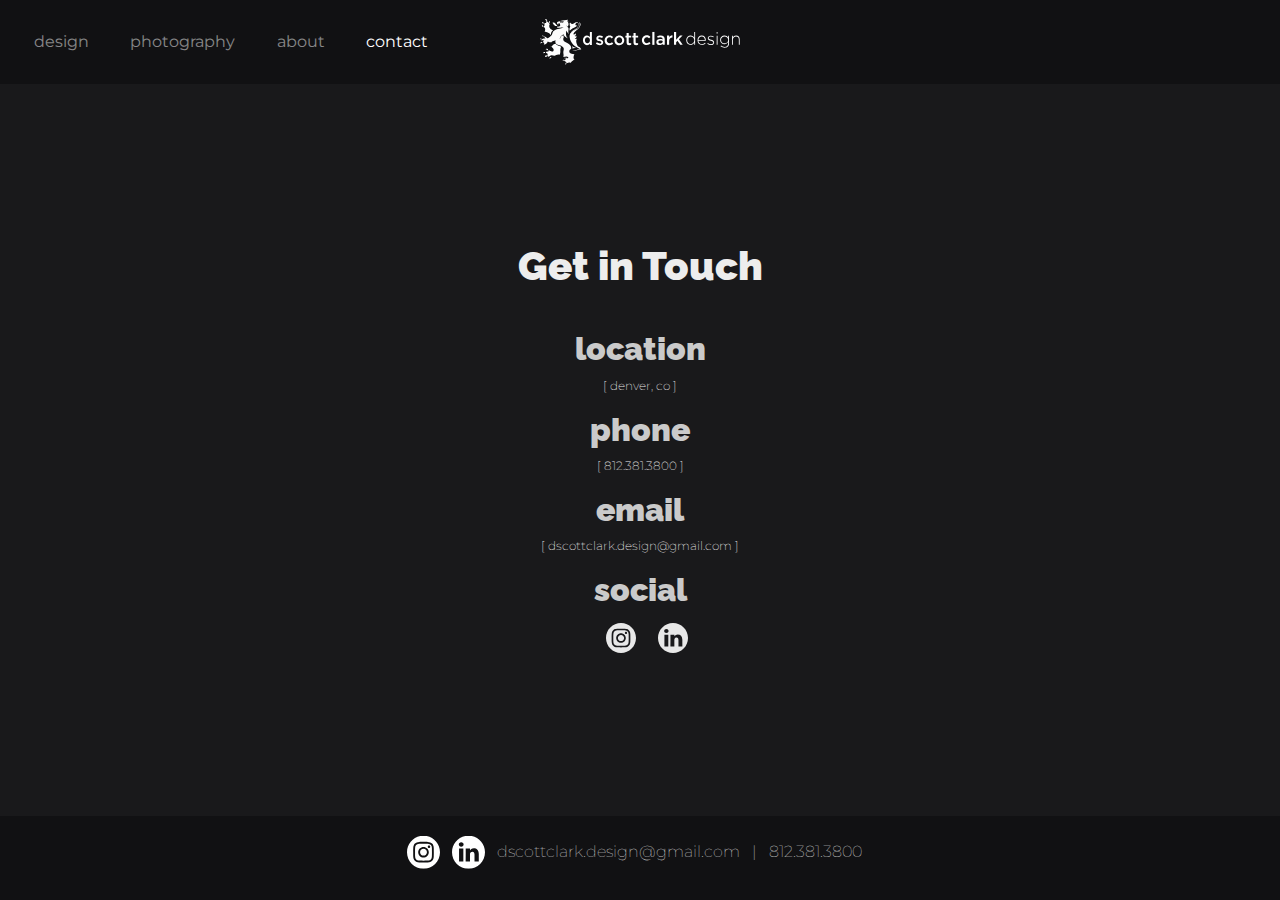
<file: contact.html>
<!doctype html>
<html lang="en">
  <head>
    <!-- Required meta tags -->
    <meta charset="utf-8">
    <meta name="viewport" content="width=device-width, initial-scale=1, shrink-to-fit=no">
    <meta http-equiv="X-UA-Compatible" content="IE=edge">
    <title>Contact D. Scott Clark UX/UI Designer</title>
    <meta name="description" content="D. Scott Clark's UX/UI online portfolio.">
    <meta property="og:image" content="images/doi.jpg" />
    <!-- Global site tag (gtag.js) - Google Analytics -->
    <script async src="https://www.googletagmanager.com/gtag/js?id=G-FHRN4C0HJM"></script>
    <script>
    window.dataLayer = window.dataLayer || [];
    function gtag(){dataLayer.push(arguments);}
    gtag('js', new Date());

    gtag('config', 'G-FHRN4C0HJM');
    </script>
    <link rel="icon" type="image/png" href="images/favicon.png"/>
    <link rel="preconnect" href="https://fonts.gstatic.com">
    <link href="https://fonts.googleapis.com/css2?family=Montserrat:wght@200;400&family=Raleway:wght@100;400;900&display=swap" rel="stylesheet">
    <link rel="stylesheet" href="https://maxcdn.bootstrapcdn.com/bootstrap/4.0.0/css/bootstrap.min.css" integrity="sha384-Gn5384xqQ1aoWXA+058RXPxPg6fy4IWvTNh0E263XmFcJlSAwiGgFAW/dAiS6JXm" crossorigin="anonymous">
    <!-- Bootstrap CSS -->
    <link rel="stylesheet" href="https://stackpath.bootstrapcdn.com/bootstrap/4.2.1/css/bootstrap.min.css" integrity="sha384-GJzZqFGwb1QTTN6wy59ffF1BuGJpLSa9DkKMp0DgiMDm4iYMj70gZWKYbI706tWS" crossorigin="anonymous">
    <link rel="stylesheet" href="css/style.css">
    <link rel="stylesheet" href="css/style-about.css">


    <style>
        body {
            background-color: #19191b;
        }

        #navBG {
            background-color: #111113;
        }

        #hello {
            height: 100%;
            padding:0;
            margin: 0;
        }

        #hello .max-width {
            height: 100vh;
            padding:0;
            justify-content: center;
            align-items: center;
            flex-direction: column;
        }

        #social {
            position: fixed;
            bottom:0;
            top:unset;
        }

        @media screen and (max-width: 992px) {
            #hello .max-width {
                overflow: auto;
                margin:6rem auto;

            }

            #hello img{
            height: 30px;
            width: 30px;
            margin:unset;
            }
            
            #social {
                position: relative;
                bottom:0;
                
            }
        }
    </style>
  </head>
  <body>
      <header>

        <div id="navBG">
            
        </div>
        
        <nav id="mainMenu" class="navbar navbar-expand-lg navbar-dark navbar-fixed-top " >
            <div class="max-width">
                <button class="navbar-toggler" type="button" data-toggle="collapse" data-target="#navbarNav" aria-controls="navbarNav" aria-expanded="false" aria-label="Toggle navigation">
                <span class="navbar-toggler-icon"></span>
                </button>
                <div class="collapse navbar-collapse" id="navbarNav">
                <ul class="navbar-nav nav-left">
                    <li class="nav-item">
                    <a class="nav-link" href="design.html">design</a>
                    </li>
                    <li class="nav-item">
                    <a class="nav-link" href="photo.html">photography</a>
                    </li>
                    <li class="nav-item">
                    <a class="nav-link" href="about.html">about<span class="sr-only">(current)</span></a>
                    </li>
                    <li class="nav-item active">
                    <a class="nav-link" href="contact.html" >contact</a>
                    </li>
                </ul>
                </div>
            </div>
        </nav>
        <div id="logo">
                    <a href="design.html">
                        <img src="icons/dscottdesign.svg">
                    </a>
                    
            </div>
    </header>
    
    <section id="hello">    
        <div class="max-width">
            <div class="contact">
                <h1>Get in Touch</h1>
                <h2>location</h2>
                [ denver, co ]
                <h2>phone</h2>
                [ 812.381.3800 ]
                <h2>email</h2>
                [ dscottclark.design@gmail.com ]
                <h2>social</h2>
                <div id="contactSocial">
                    <ul>
                        
                        <li>
                            <a href="https://www.instagram.com/dscottclarkphoto/" target="_blank"><img src="icons/instagram.svg"></a>
                        </li>
                        <li>
                            <a href="https://www.linkedin.com/in/dscottclarkdesign/" target="_blank"><img src="icons/linkedin.svg"></a>
                        </li>
                        
                        
                    </ul>
                
                </div>
            </div>
        </div>
    </section>
    
    <footer id="social">
        <div class="max-width">
            <ul>
                <li class="icon first">
                    <a href="https://www.instagram.com/dscottclarkphoto/" target="_blank"><img src="icons/instagram.svg"></a>
                </li>
                <li class="icon second">
                    <a href="https://www.linkedin.com/in/dscottclarkdesign/" target="_blank"><img src="icons/linkedin.svg"></a></li>
                <li class="email">dscottclark.design@gmail.com</li>
                <li class="separator">|</li>
                <li class="phone">812.381.3800</li>
            </ul>
        </div>
            
    </footer>

    <!-- Optional JavaScript -->
    <!-- jQuery first, then Popper.js, then Bootstrap JS -->
   
    <script src="https://ajax.googleapis.com/ajax/libs/jquery/3.5.1/jquery.min.js"></script>
    <script src="https://cdnjs.cloudflare.com/ajax/libs/popper.js/1.14.6/umd/popper.min.js" integrity="sha384-wHAiFfRlMFy6i5SRaxvfOCifBUQy1xHdJ/yoi7FRNXMRBu5WHdZYu1hA6ZOblgut" crossorigin="anonymous"></script>
    <script src="https://stackpath.bootstrapcdn.com/bootstrap/4.2.1/js/bootstrap.min.js" integrity="sha384-B0UglyR+jN6CkvvICOB2joaf5I4l3gm9GU6Hc1og6Ls7i6U/mkkaduKaBhlAXv9k" crossorigin="anonymous"></script>
    <script src="js/scroll.js"></script>
    
   
  </body>
</html>
</file>
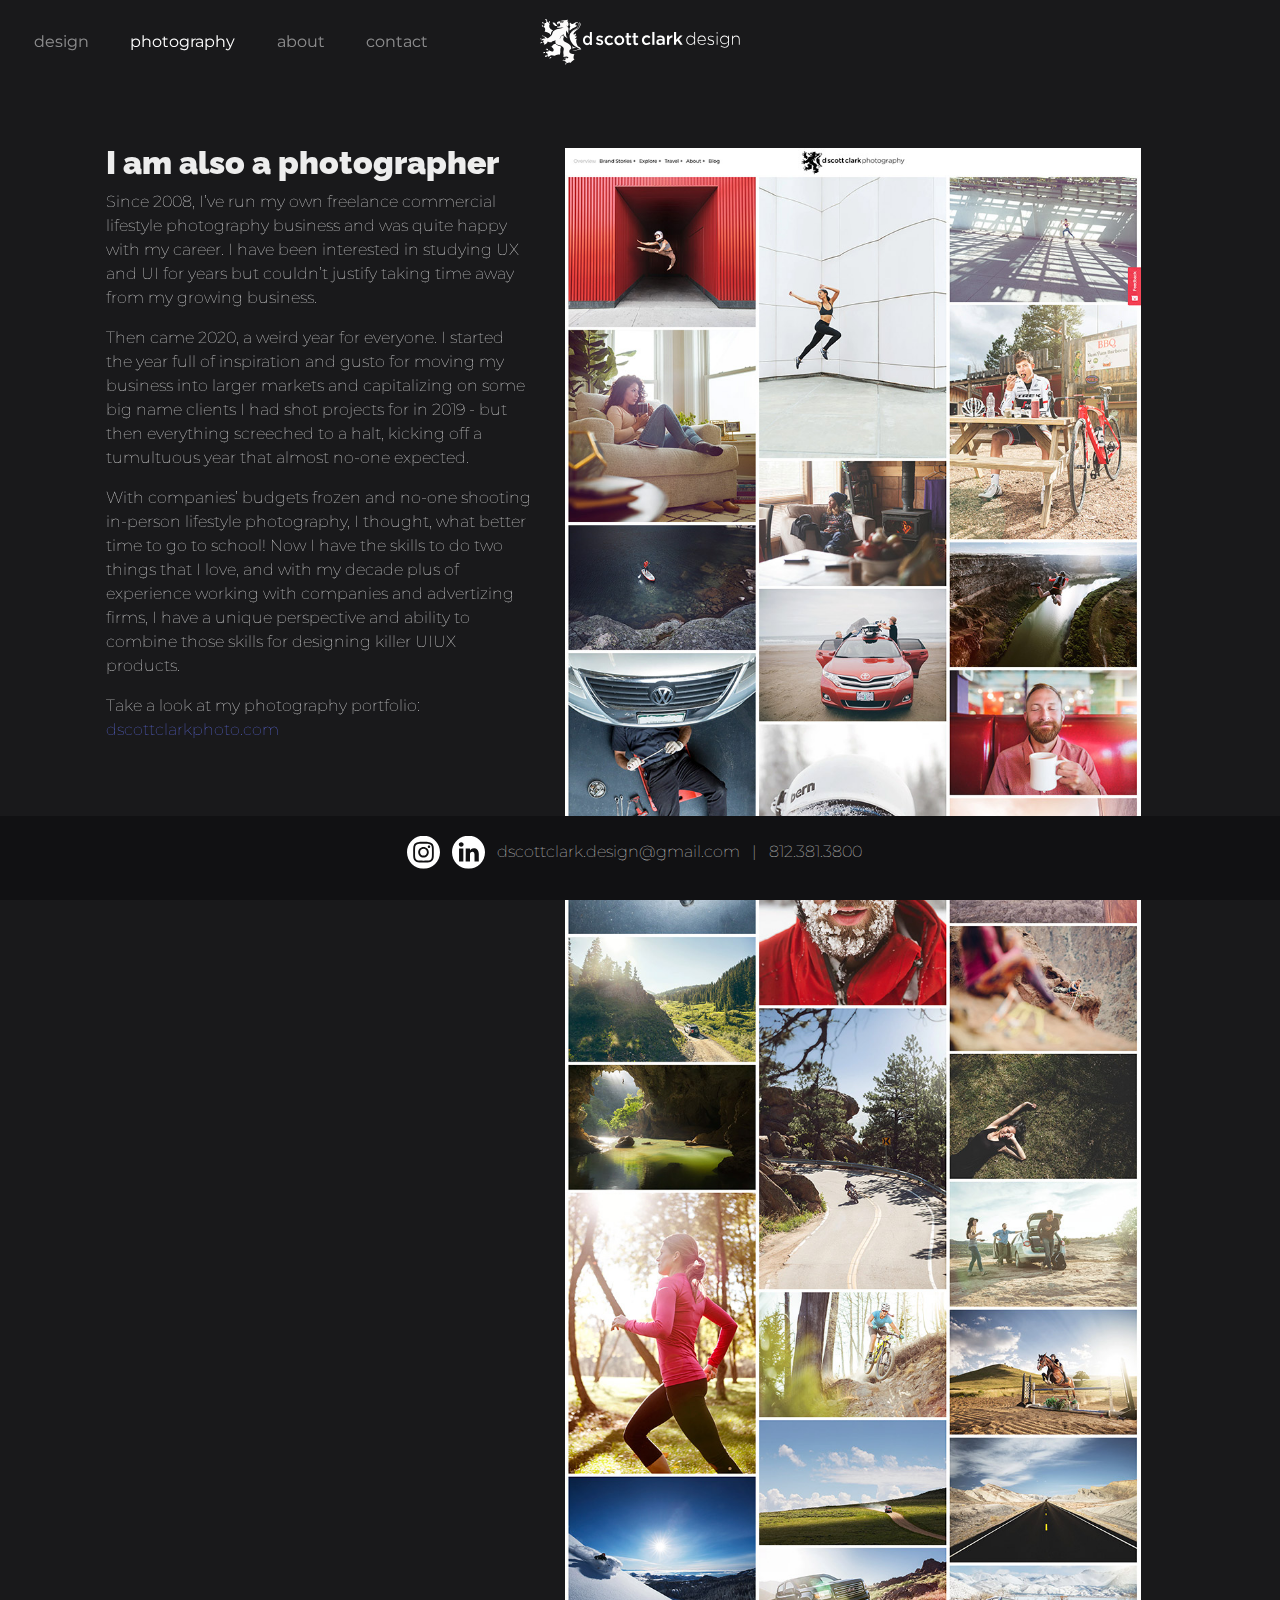
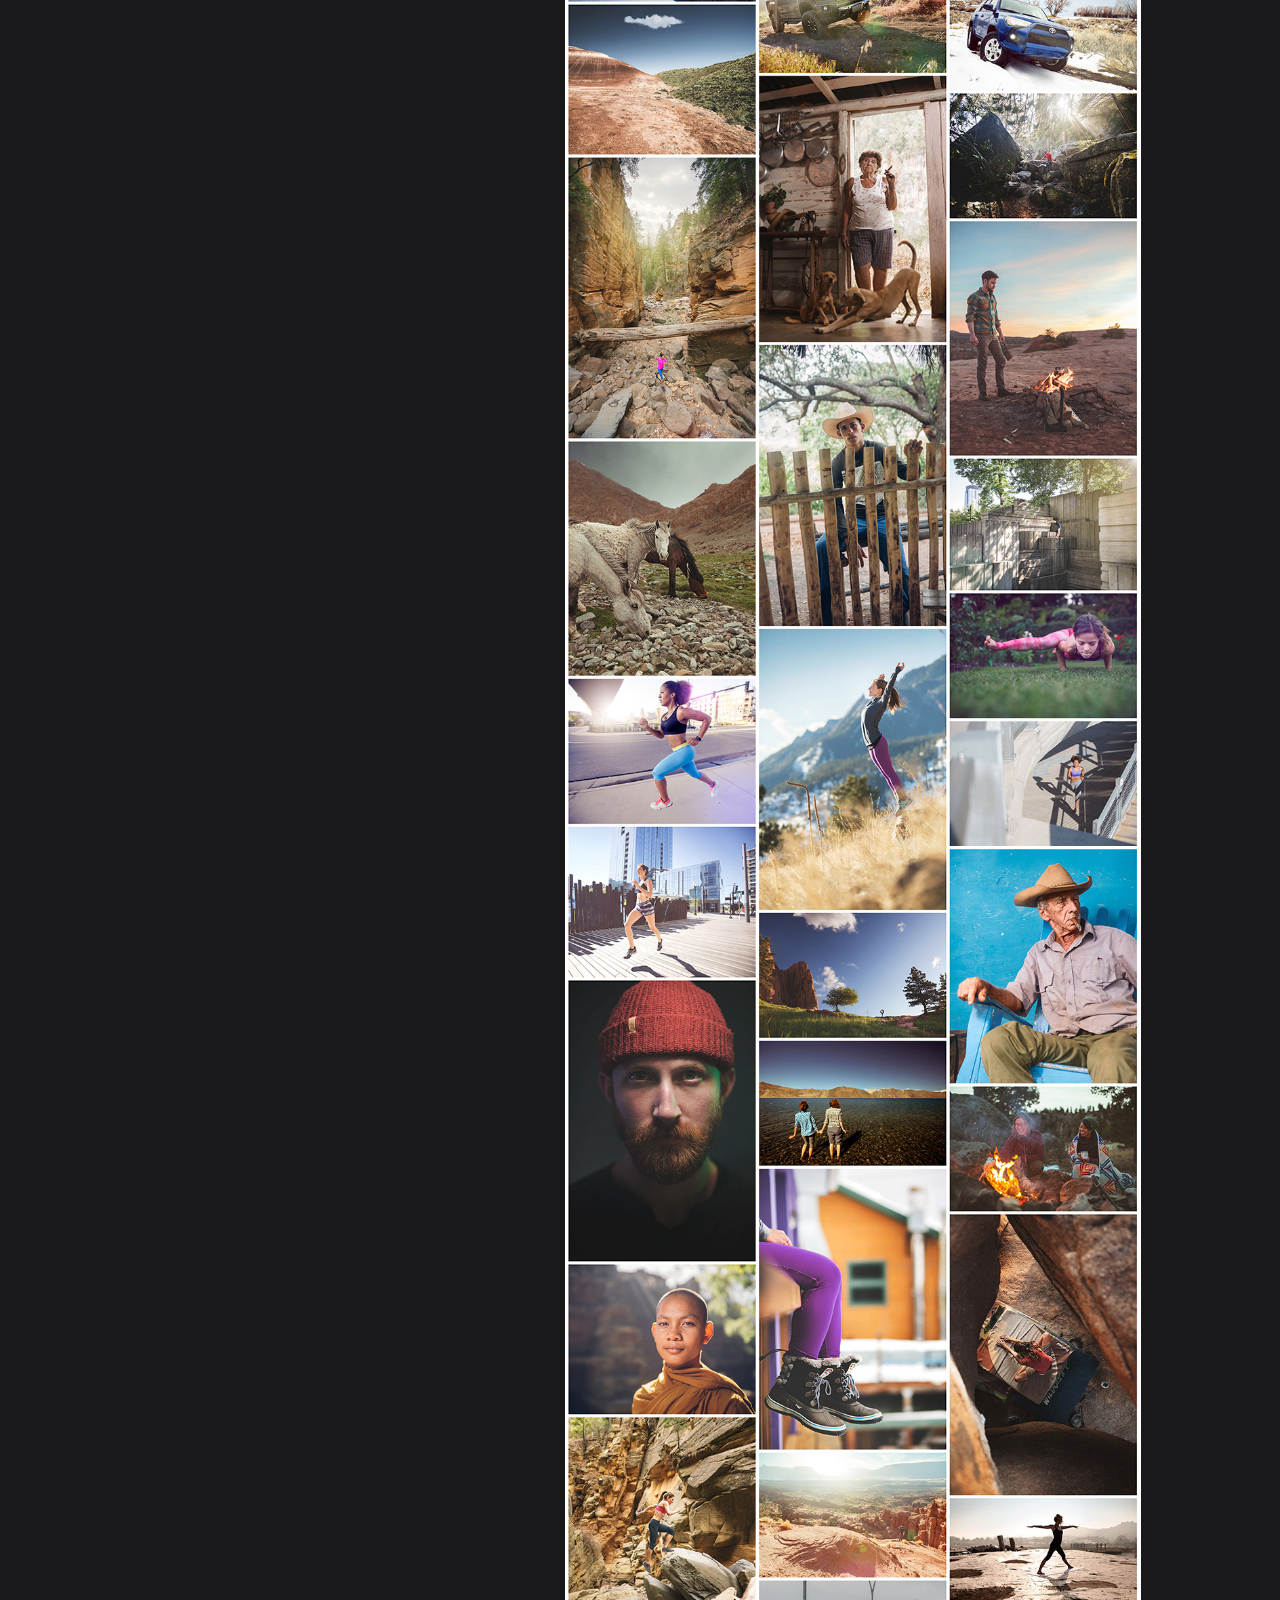
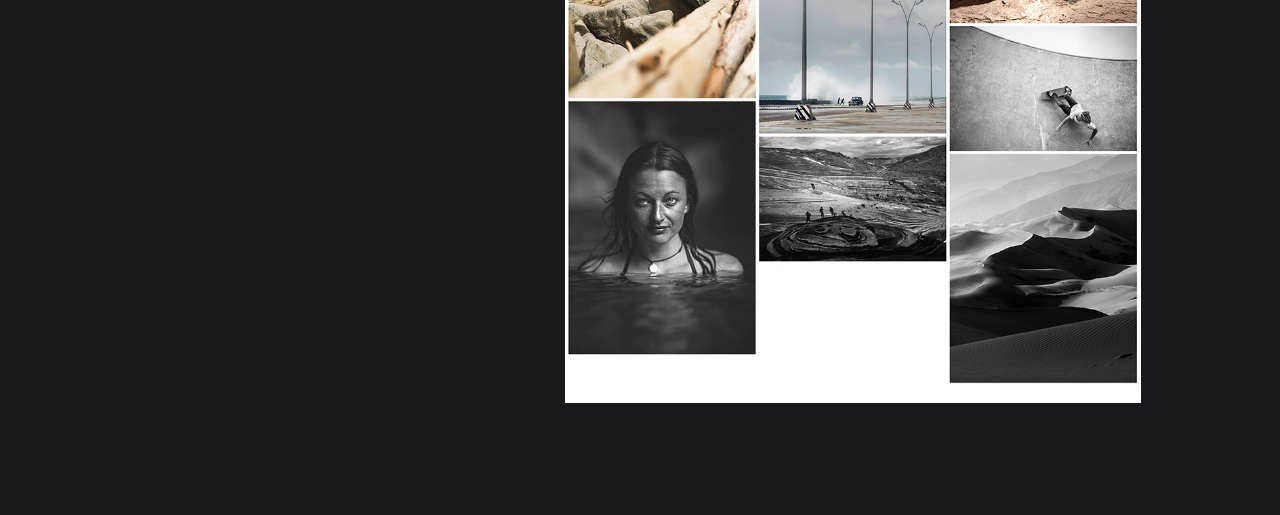
<file: photo.html>
<!doctype html>
<html lang="en">
  <head>
    <!-- Required meta tags -->
    <meta charset="utf-8">
    <meta name="viewport" content="width=device-width, initial-scale=1, shrink-to-fit=no">
    <meta http-equiv="X-UA-Compatible" content="IE=edge">
    <title>Photography - D. Scott Clark UX/UI Designer</title>
    <meta name="description" content="D. Scott Clark's UX/UI online portfolio.">
    <meta property="og:image" content="images/doi.jpg" />
    <!-- Global site tag (gtag.js) - Google Analytics -->
    <script async src="https://www.googletagmanager.com/gtag/js?id=G-FHRN4C0HJM"></script>
    <script>
    window.dataLayer = window.dataLayer || [];
    function gtag(){dataLayer.push(arguments);}
    gtag('js', new Date());

    gtag('config', 'G-FHRN4C0HJM');
    </script>
    <link rel="icon" type="image/png" href="images/favicon.png"/>
    <link rel="preconnect" href="https://fonts.gstatic.com">
    <link href="https://fonts.googleapis.com/css2?family=Montserrat:wght@200;400&family=Raleway:wght@100;400;900&display=swap" rel="stylesheet">
    <link rel="stylesheet" href="https://maxcdn.bootstrapcdn.com/bootstrap/4.0.0/css/bootstrap.min.css" integrity="sha384-Gn5384xqQ1aoWXA+058RXPxPg6fy4IWvTNh0E263XmFcJlSAwiGgFAW/dAiS6JXm" crossorigin="anonymous">
    <!-- Bootstrap CSS -->
    <link rel="stylesheet" href="https://stackpath.bootstrapcdn.com/bootstrap/4.2.1/css/bootstrap.min.css" integrity="sha384-GJzZqFGwb1QTTN6wy59ffF1BuGJpLSa9DkKMp0DgiMDm4iYMj70gZWKYbI706tWS" crossorigin="anonymous">
    <link rel="stylesheet" href="css/style.css">
    <link rel="stylesheet" href="css/style-about.css">


    <style>
        body {
            background-color: #19191b;
        }
        #social {
                position: fixed;
                bottom:0;
                top:auto;
            }
    </style>
  </head>
  <body>
      <header>

        <div id="navBG">
            
        </div>
        
        <nav id="mainMenu" class="navbar navbar-expand-lg navbar-dark navbar-fixed-top " >
            <div class="max-width">
                <button class="navbar-toggler" type="button" data-toggle="collapse" data-target="#navbarNav" aria-controls="navbarNav" aria-expanded="false" aria-label="Toggle navigation">
                <span class="navbar-toggler-icon"></span>
                </button>
                <div class="collapse navbar-collapse" id="navbarNav">
                <ul class="navbar-nav nav-left">
                    <li class="nav-item">
                    <a class="nav-link" href="design.html">design</a>
                    </li>
                    <li class="nav-item active">
                    <a class="nav-link" href="photo.html">photography</a>
                    </li>
                    <li class="nav-item">
                    <a class="nav-link" href="about.html">about<span class="sr-only">(current)</span></a>
                    </li>
                    <li class="nav-item ">
                    <a class="nav-link" href="contact.html" >contact</a>
                    </li>
                </ul>
                </div>
            </div>
        </nav>
        <div id="logo">
                    <a href="design.html">
                        <img src="icons/dscottdesign.svg">
                    </a>
                    
            </div>
    </header>
    
    <section id="photoContent">    
        <div class="max-width">
            <div id="photographer">
                <h2>
                    I am also a photographer
                </h2>
                <p>
                    Since 2008, I’ve run my own freelance commercial lifestyle photography business and was quite happy with my career. I have been interested in studying UX and UI for years but couldn’t justify taking time away from my growing business.</p>

                    <p>Then came 2020, a weird year for everyone. I started the year full of inspiration and gusto for moving my business into  larger markets and capitalizing on some big name clients I had shot projects for in 2019 - but then everything screeched to a halt, kicking off a tumultuous year that almost no-one expected. </p>

                    <p>With companies’ budgets frozen and no-one shooting in-person lifestyle photography, I thought, what better time to go to school! Now I have the skills to do two things that I love, and with my decade plus of experience working with companies and advertizing firms, I have a unique perspective and ability to combine those skills for designing killer UIUX products.</p>

                    <p>Take a look at my photography portfolio: 
                    <a href="https://www.dscottclarkphoto.com/" target="_blank">dscottclarkphoto.com</a>
                </p>
            </div>
            <div id="sitePreview">
                <a href="https://www.dscottclarkphoto.com/" target="_blank"><img id="photoBig"  src="images/photography.jpg"><img id="photoSmall" src="images/photographyFade.jpg"></a>
            </div>
        </div>
    </section>
    
    <footer id="social">
        <div class="max-width">
            <ul>
                <li class="icon first">
                    <a href="https://www.instagram.com/dscottclarkphoto/" target="_blank"><img src="icons/instagram.svg"></a>
                </li>
                <li class="icon second">
                    <a href="https://www.linkedin.com/in/dscottclarkdesign/" target="_blank"><img src="icons/linkedin.svg"></a></li>
                <li class="email">dscottclark.design@gmail.com</li>
                <li class="separator">|</li>
                <li class="phone">812.381.3800</li>
            </ul>
        </div>
            
    </footer>

    
    <!-- Optional JavaScript -->
    <!-- jQuery first, then Popper.js, then Bootstrap JS -->
   
    <script src="https://ajax.googleapis.com/ajax/libs/jquery/3.5.1/jquery.min.js"></script>
    <script src="https://cdnjs.cloudflare.com/ajax/libs/popper.js/1.14.6/umd/popper.min.js" integrity="sha384-wHAiFfRlMFy6i5SRaxvfOCifBUQy1xHdJ/yoi7FRNXMRBu5WHdZYu1hA6ZOblgut" crossorigin="anonymous"></script>
    <script src="https://stackpath.bootstrapcdn.com/bootstrap/4.2.1/js/bootstrap.min.js" integrity="sha384-B0UglyR+jN6CkvvICOB2joaf5I4l3gm9GU6Hc1og6Ls7i6U/mkkaduKaBhlAXv9k" crossorigin="anonymous"></script>
    <script src="js/scroll.js"></script>
    
    
    
  </body>
</html>
</file>
<file: css/style.css>
html {
    scroll-behavior: smooth;
    }

body {
    position: relative;
    background-color:#292929;
    color:#ededed;
    min-height: 100vh;
    margin: 0 auto;
    padding: 0;
    font-family: 'Montserrat', "Helvetica Neue", Helvetica, Arial, sans-serif;
    @font-face:'Montserrat';
    src: local('Montserrat'), url('fonts/Montserrat-Regular.ttf'), format('ttf');
    overflow-x:hidden;
    overflow-y:scroll;
    scroll-behavior: smooth;
    -webkit-overflow-scrolling: touch;
}

section {
    margin:0;
}



h1 {
    font-family: 'Raleway','Montserrat', "Helvetica Neue", Helvetica, Arial, sans-serif;
    @font-face:'Montserrat';
    src: local('Montserrat-Regular'), url('fonts/Montserrat-Regular.ttf'), format('ttf');
    font-size: 2.5rem;
    font-weight: 900;
    color: #ededed;
}

h2 {
    font-family: 'Raleway','Montserrat', "Helvetica Neue", Helvetica, Arial, sans-serif;
    @font-face:'Montserrat';
    src: local('Montserrat-Regular'), url('fonts/Montserrat-Regular.ttf'), format('ttf');
    font-size: 2rem;
    font-weight: 900;
    color: #ededed;
}

h3 {
    font-family: 'Montserrat', "Helvetica Neue", Helvetica, Arial, sans-serif;
    @font-face:'Raleway-VariableFont_wght';
    src: local('Raleway-VariableFont_wght'), url('fonts/Raleway-VariableFont_wght.ttf'), format('ttf');
    font-size: 1.2;
    font-weight: 100;
    color: #ededed;
}
p {
    color:#ededed;
    font-weight:100;
}

a {
    /* color:#6A79FF; */
    text-decoration: none;
    color:#ededed;
}

.hideMobile {display: block !important;}
.hideDesktop {display: none !important;}

@media screen and (max-width: 992px) {
    .hideMobile {display: none !important;}
    .hideDesktop {display: block !important;}
}

a:hover {
    text-decoration: none;
    color:#ededed;
}

.preloader {
    position: fixed;
    width: 100%;
    height: 100vh;
    z-index: 100000;
    background-color: #252526;
    top:0;
    display: flex;
    justify-content: center;
    align-items: center;

}

.preloader img{
    animation: fade 1s ease-in-out;
    width:400px;
    filter:invert(1)
}

@keyframes fade {
    0% {
        opacity: 0;
    }
    25% {
        opacity: 25%;
    }
    50% {
        opacity: 50%;
    }
    75% {
        opacity: 75%;
    }
    100% {
        opacity: 100%;
    }
}


li a{
    text-shadow: none;
    transition: all 300ms ease-in-out;
}
li a:hover {
    text-shadow: 0px 0px 5px white;
}

.max-width {
    width:100%;
    max-width: 2000px;
    margin:0 auto;
    height: max-content;
    display: flex;
    flex-direction: row;
}

@media screen and (max-width: 2000px) {
    .max-width {
        padding:0 2vw;
    }
}

#navBG {
    position: fixed;
    top:0;
    background-color: transparent;
    height: 84px;
    width: 100%;
    transition: all 300ms ease-in-out;
    z-index: 200;
}
#navBG.scrolled {
    background-color: #111113;
}
#navSpace {
    position: relative;
    height: 84px;
    top:0;
    width: 100%;
}

header {
    width: 100%;
    display: flex;
    justify-content: center;
    align-items: center;
}
.navbar {
    padding:0;
    width:100%;
    z-index: 201;
}

.navbar-fixed-top {
    position: fixed;
    top:0;
}

.navbar-dark .navbar-toggler {
    border-color: transparent;
}



#mainMenu .navbar-nav {
    position: relative;
    margin: 0;
    height: 84px;
    width: 100%;
    display: flex;
    align-items: center;
}

#mainMenu li {
    padding: 0 2vw 0 0;
}
@media screen and (min-width: 2000px) {
    
    #mainMenu li {
        padding: 0 2rem 0 0;
    }
}
@media screen and (max-width: 992px) {
    #navBG {
        background-color: #19191b;
        height: 50px;
    }
    #mainMenu {
        height: 50px;
        display: flex;
    }
    
    #mainMenu .navbar-nav {
        height: max-content;
        align-items: flex-start;
        background-color: #19191b;
        padding: 0 2vw 2vw;
    }

    .navbar-toggler-icon {
        position: absolute;
        top:9px;
        left: 2vw;
        transform: translate(-2px);
    }
    .navbar-collapse {
        position: absolute;
        top:50px;
        left:0;
    }
    button:focus {
        outline:1px dotted orange;
        height: 24px;
        width: 24px;
        margin-left: .5rem;
    }
}
#logo {
    position: fixed;
    top:0;
    width: max-content;
    margin:auto 0;
    height: 84px;
    display: flex;
    justify-content: center;
    align-items: center;
    z-index: 201;
}
#logo img{
    height: 46px;
    filter:invert(1);
}
@media screen and (max-width: 992px) {
    #logo {
        height: 50px;
    }
    #logo img {
        height:32px;
    }
}

#social {
    position: relative;
    top:0;
    width: 100%;
    height: 84px;
    background-color: #111113;
    color:#ededed;
    font-weight: 100;
    
}

#social ul {
    display: flex;
    width: intrinsic;           /* Safari/WebKit uses a non-standard name */
    width: -moz-max-content;    /* Firefox/Gecko */
    width: -webkit-max-content; /* Chrome */
    width: max-content;
    margin:auto auto;
    padding-inline-start: 0;
    
}

#social li {
    vertical-align: middle;
    padding: 0 .75em 0 0;
    text-align: center;
    display: flex;
    top:50%;
    transform: translate(0, 50%);
    line-height: 35px;
    gap:1rem;
}


#social img {
    filter: invert(100%);
    height: 33px;
    width: 33px;
    margin: 0;
}

#social a:hover{
    background-color: rgba(0,0,0,0);
    filter:opacity(.5)
}

@media screen and (max-width: 530px) {

    #social {
        height: 16rem;
        width: 100%;
        background-color: #19191b;

    }
    
    #social ul{
        padding:2rem;
        display: grid;
        grid-template-columns: repeat(6, 45px);
        grid-template-rows: repeat(3, 33px) 2px;
        justify-content: center;
        grid-template-areas:
        "first first first first first first"
        "email email email email email email"
        "phone phone phone phone phone phone"
        "separator separator separator separator separator separator";  
    }

    #social li {
        justify-self: center;
    }

    #social img{
        padding:0 0 .5rem;
    }

    .separator {
        visibility: hidden;
    } 

    .icon {
        grid-area: first;
    }
    .email {
        grid-area: email;
    }
    .separator {
        grid-area: separator;
    }
    .phone {
        grid-area: phone;
    }

}

#myBtn {
    position: fixed;
    width: 8rem;
    max-width: 100px;
    right: 10%;
    bottom: 0;
    background: none;
    border: none;
    filter: drop-shadow(0px 4px 4px rgba(0, 0, 0, 0.25));
    opacity: 0;
    transition: 100ms;
}

#myBtn:hover {
    opacity: 1;
    max-width: 120px;
    margin: 0 2px 5px 0;
}

.btnScrolled {
    opacity: .3 !important;
}

.btnScrolled:hover {
    opacity: 1 !important;
}

@media screen and (max-width: 992px) {
    #myBtn {
        right: unset;
        bottom: unset;
        top: 100px;
        margin: 0 auto;
        left: 50%;
        transform: translate(-50%);
    }
    .btnScrolled {
        opacity: .5 !important;
    }
}
</file>
<file: css/style-about.css>
ul {
    list-style-type: none;
}

li {
    float: left;
}

#hello {
    position: relative;
    height: 35vw;
    max-height: 800px;
    width: 100%;
    background-color: #19191b;
}

#hello .max-width{
    align-items: center;
}

#hello img{
    height: 35vw;
    margin:0 0 0 -2vw;
    max-height: 800px;
}

/* .about {
    margin-top: 6vw;
    position: relative;
    top:6vw;
} */

#skills {
    position: relative;
    height:600px;
}


ul.card {
    list-style-type:square ;
    color: #ededed;
    width: 250px;
}

#skills {
    display: flex;
    flex-direction: column;
    justify-content: center;
    max-width:1101px;
    height: max-content;
    margin:0 auto;
    padding:3vw 0;
}

#skills li {
    float: unset;
    font-size: 1.2rem;
    font-weight: 100;
    line-height: 1.7;
}

#skillTitle {
    text-align: left;
    margin:1rem 0 3rem 7rem;
}
#skills .max-width {
    position: relative;
    display: flex;
    justify-content: center;
    grid-gap: 0;
    flex-wrap: wrap;
    margin:0 auto;
}

.card {
    background-color: #414144;
    border-radius: 15px;
    padding:20px 20px 20px 40px;
}


#resume {
    background-color: #252526;
    position: relative;
    height:100vw;
    max-height: 1400px;
    width:100vw;
    
}

#resume .max-width {
    flex-direction: column;
    justify-content: center;
    align-items: center;
}

#resume h1 {
    color:#ededed;
    font-family: 'raleway';
    font-weight: 900;
    padding: 2rem 0;
    position: relative;
    top:2rem;
    width: max-content;
        
}

iframe {
    position: relative;
    width: 60vw;
    max-width: 1500px;
    height: fit-content;
    max-height: 1000px;
    min-height: 75rem;
    top:2rem;
}

/* contact  */

.contact {
    font-family: montserrat;
    font-weight: 200;
    font-size: .75em;
    color: #ededed;
    width: fit-content;
    position: relative;
    text-align: center;
    margin:0 auto;
}

.contact h1 {
    padding:0 0 1rem;
}
.contact h2 {
    padding:1rem 0 0;
    color:#cacaca;
}

#contactSocial {
    width: max-content;
    margin: 0 auto;
}

#contactSocial ul {
    display: flex;
    margin:0;
    /* padding:0 0 0 .8rem; */
    flex-direction: row;
    gap:3rem;
    
}

#contactSocial a{
    padding:0;
    height: fit-content;
}

#contactSocial a:hover {
    filter:opacity(.5)
}

#contactSocial img{
    width:30px;
    height: 40px;
    filter: invert(1) opacity(.9);;
}

#social {
    top:0;
}

@media screen and (max-width: 992px) {
    ul {
        padding-inline-start: 0;
    }
    
    h3 {
        font-size: 1.5rem;
    }
    
    button:focus {
        margin-left: 0;
    }

    #mainMenu .navbar-nav {
        background-color: #2b2b2d;
        box-shadow: 3px 3px 6px rgb(0 0 0 / 20%);
    }
    
    #hello {
        height: unset;
        overflow: hidden;
    }
    #hello .max-width{
        flex-direction: column;
        overflow: hidden;
    }

    #hello img{
        height: unset;
        width:43%;
        margin:3rem 0 0 0;
    }

    .about {
        margin:2vw 0 0 0;
        padding:2vw 0 3vw;
        top:0;
    }

    #skills {
        height: unset;
        padding:3vw 0;
    }

    #skills .max-width {
        grid-gap:1rem;
    }

    #resume {
        height: max-content;
        padding:2rem 0 6rem;
    }

    #resume a{
        text-decoration: underline;
    }

    #resume h1{
        font-size: 6vw;
    }

    iframe {
        display: none;
    }

    #contactSocial ul {
        gap:1rem;
    }
    
}

/* Photo */
#photoContent {
    position: relative;
    display: flex;
    flex-direction: row;
    flex-wrap: nowrap;
    justify-content: center;
    align-items: flex-start;
    width:80%;
    max-width: 2000px;
    margin: 0 auto;
    top:6rem;
}

#photoContent > div {
    margin:1rem;
}

#photographer {
    position: sticky;
    top:7rem;
    left:0;
    right:0;
    overflow: scroll;
    width: 35%;
    margin: 2rem 2rem 0 0;
    height: 100%;
}

#sitePreview {
    padding:2.25rem 0 6rem;
    width:50%;
    max-width:850px;
    display: block;
    
}

#sitePreview img {
    width:45vw;
    max-width: 850px;
}

#photoBig {
        display: block;
    }
#photoSmall {
    display: none;
}

@media (max-width: 1310px) {
    #photoContent {
        width:90%
    }

    #photoContent a {
        color:#6A79FF;
    }
    
    #photographer { width:40%;
    }
}

@media (max-width: 1230px) {
    #photographer { width:45%;
    }
}


@media (max-width: 1080px) {
    #photoContent {
        width:95%
    }
    
    #photographer { width:50%;
    }
    
    #social {
        padding-bottom: 2rem;
    }
}

@media (max-width: 914px) {
    #photoContent {
        flex-wrap: wrap;
        top:4rem;
    }

    #photographer {
        position: unset;
        width:80%;
    }

    #sitePreview {
        width:100%;
        min-width: 360px;
        padding-bottom:11rem;

    }
    #sitePreview img {
        width:80vw;
        min-width: 360px;
        margin:0 auto;
        
    }

    #photoBig {
        display: none;
    }
    #photoSmall {
        display: block;
    }

    #social {
        position: relative;
    }

}

@media screen and (max-width: 670px) {
    #photoContent .max-width {
        flex-direction: column;
    }

    #photographer {
        width: 100%;
    }
}
</file>
